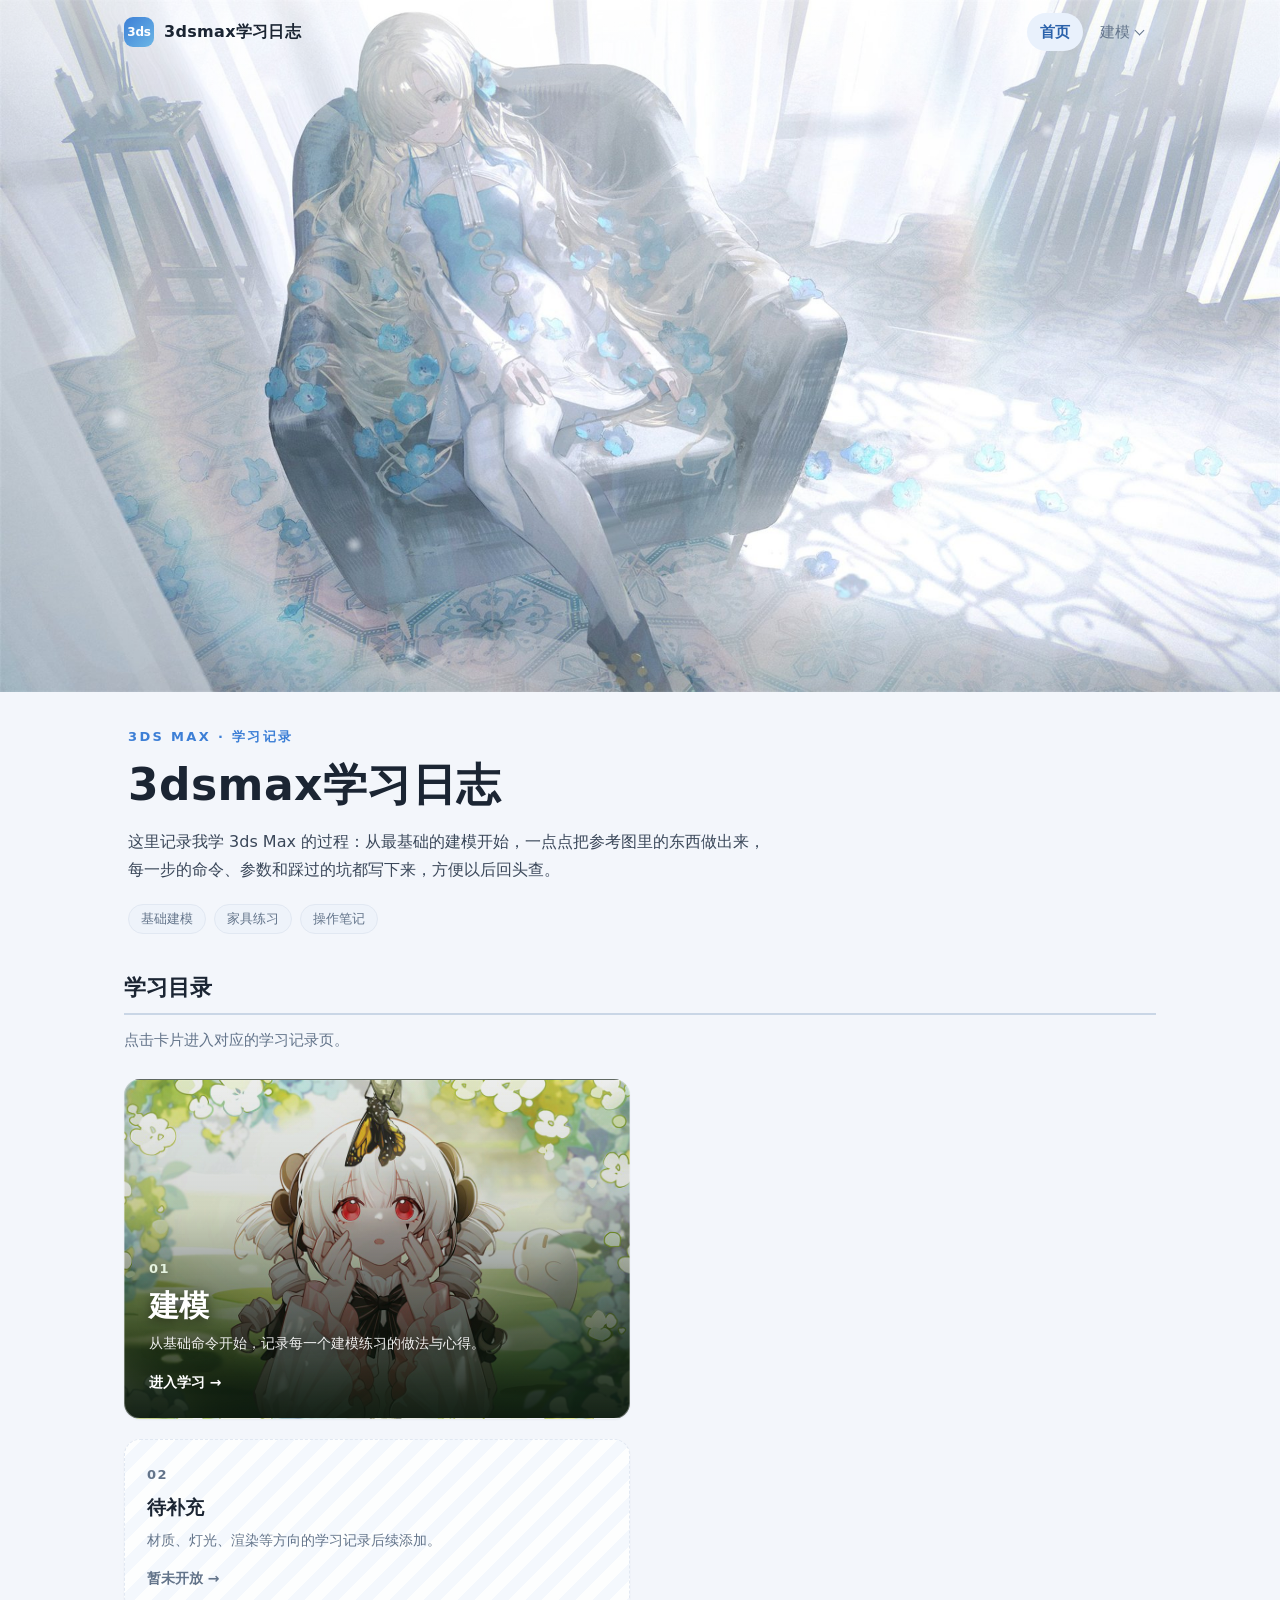
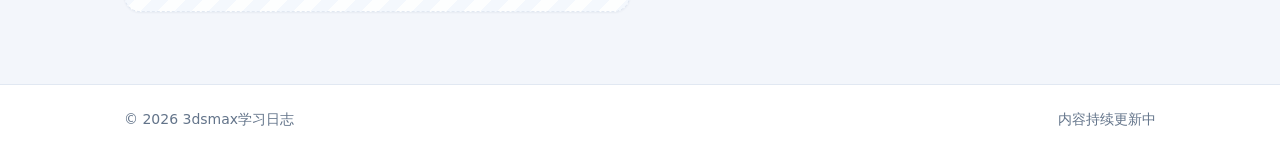
<file: index.html>
<!DOCTYPE html>
<html lang="zh-CN">
<head>
  <meta charset="UTF-8">
  <meta name="viewport" content="width=device-width, initial-scale=1">
  <title>3dsmax学习日志</title>
  <meta name="description" content="3ds Max 学习日志：记录建模、材质、灯光与渲染的练习过程。">
  <link rel="stylesheet" href="assets/css/style.css?v=20261029-nav2">
</head>
<body class="page-home">
  <a class="skip-link" href="#main">跳转到主要内容</a>

  <header class="site-header">
    <div class="wrap site-header__inner">
      <a class="brand" href="index.html">
        <span class="brand__mark" aria-hidden="true">3ds</span>
        <span class="brand__name">3dsmax学习日志</span>
      </a>
      <nav class="site-nav" aria-label="站点导航">
        <a href="index.html" aria-current="page">首页</a>
        <div class="site-nav__dropdown">
          <a class="site-nav__parent" href="modeling.html" aria-haspopup="true">建模</a>
          <div class="site-nav__submenu">
            <a href="sofa.html">沙发</a>
            <a href="bookshelf.html">书柜</a>
            <a href="phone.html">手机</a>
            <a href="computer.html">电脑</a>
          </div>
        </div>
      </nav>
    </div>
  </header>

  <main id="main">
    <!-- 展示图片：放在主页最上方 -->
    <section class="hero">
      <figure class="hero__banner">
        <img src="assets/img/hero-sofa.jpg"
             alt="3ds Max 练习参考图：一个人物坐在沙发椅上的室内场景"
             width="1920" height="1038">
      </figure>

      <div class="wrap">
        <div class="hero__head">
          <p class="hero__eyebrow">3ds Max · 学习记录</p>
          <h1 class="hero__title">3dsmax学习日志</h1>
          <p class="hero__lead">
            这里记录我学 3ds Max 的过程：从最基础的建模开始，一点点把参考图里的东西做出来，
            每一步的命令、参数和踩过的坑都写下来，方便以后回头查。
          </p>
          <ul class="tag-list">
            <li>基础建模</li>
            <li>家具练习</li>
            <li>操作笔记</li>
          </ul>
        </div>
      </div>
    </section>

    <!-- 卡片入口 -->
    <section class="cards" aria-labelledby="cards-title">
      <div class="wrap">
        <h2 class="section-title" id="cards-title">学习目录</h2>
        <p class="section-desc">点击卡片进入对应的学习记录页。</p>

        <div class="card-grid card-grid--stacked">
          <a class="card card--feature" href="modeling.html">
            <span class="card__index">01</span>
            <h3 class="card__title">建模</h3>
            <p class="card__desc">从基础命令开始，记录每一个建模练习的做法与心得。</p>
            <span class="card__more">进入学习</span>
          </a>

          <!-- TODO: 后面新增学习方向时，复制这张卡片改标题、简介和 href -->
          <div class="card card--todo" aria-disabled="true">
            <span class="card__index">02</span>
            <h3 class="card__title">待补充</h3>
            <p class="card__desc">材质、灯光、渲染等方向的学习记录后续添加。</p>
            <span class="card__more">暂未开放</span>
          </div>
        </div>
      </div>
    </section>
  </main>

  <footer class="site-footer">
    <div class="wrap site-footer__inner">
      <span>© 2026 3dsmax学习日志</span>
      <span class="site-footer__note">内容持续更新中</span>
    </div>
  </footer>

  <script>
    // 顶部导航叠在展示图片上方：把实际高度交给 CSS，滚动后再换成实底，避免挡到正文。
    (function () {
      var header = document.querySelector('.site-header');
      if (!header) return;

      function sync() {
        document.documentElement.style.setProperty('--header-h', header.offsetHeight + 'px');
        header.classList.toggle('is-solid', window.scrollY > 40);
      }

      sync();
      window.addEventListener('scroll', sync, { passive: true });
      window.addEventListener('resize', sync);
    })();
  </script>
</body>
</html>
</file>
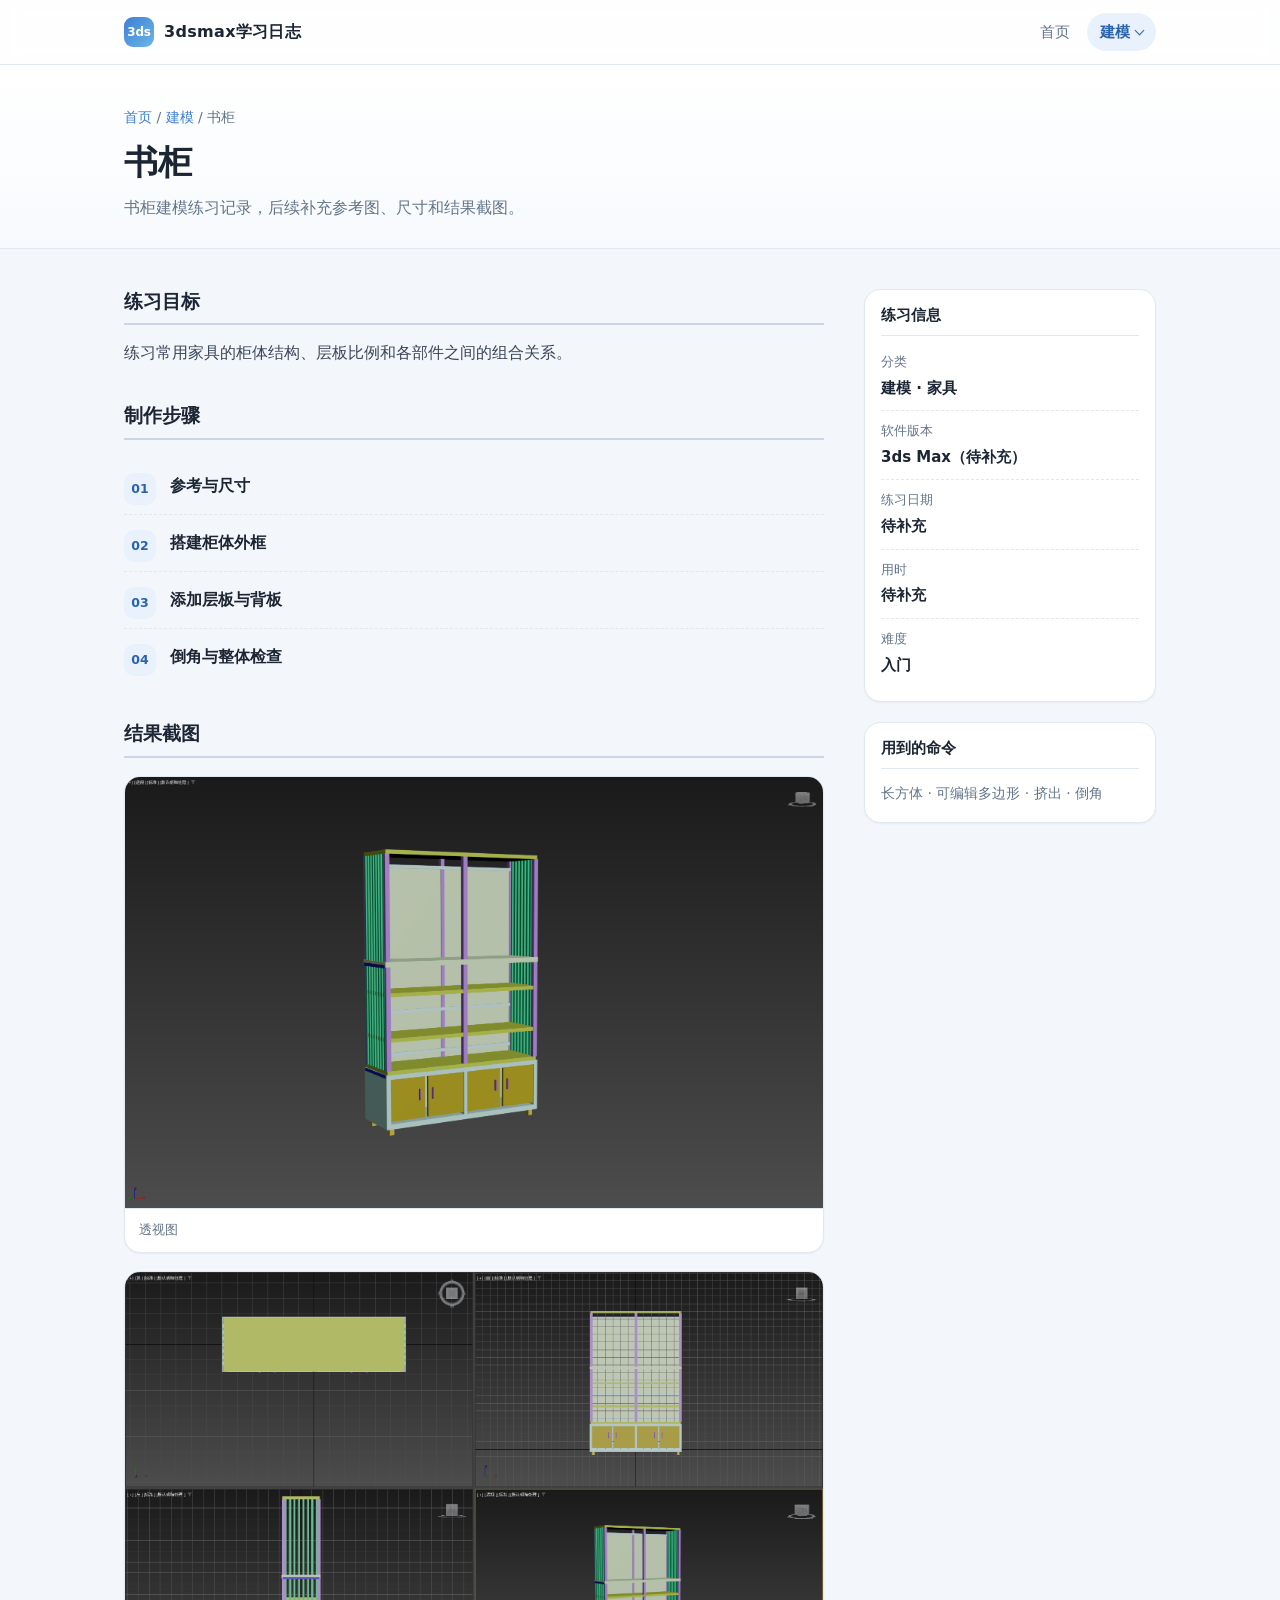
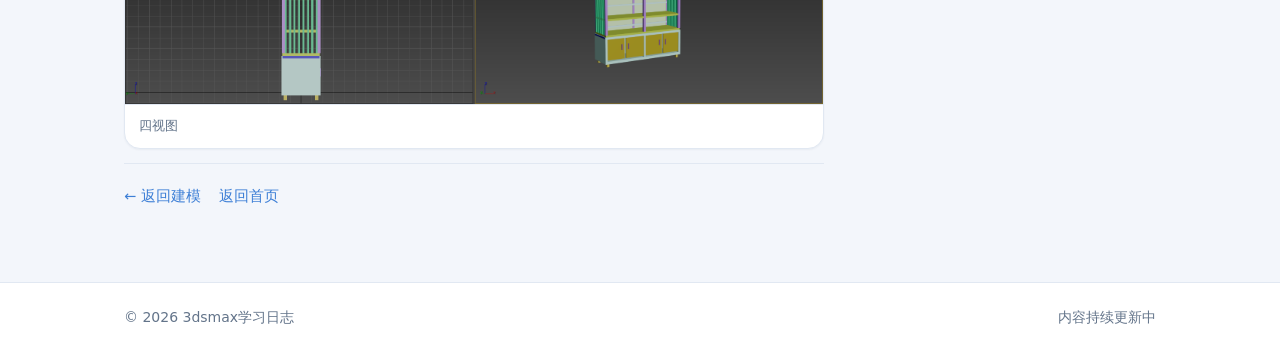
<file: bookshelf.html>
<!DOCTYPE html>
<html lang="zh-CN">
<head>
  <meta charset="UTF-8">
  <meta name="viewport" content="width=device-width, initial-scale=1">
  <title>书柜 · 建模 · 3dsmax学习日志</title>
  <meta name="description" content="3ds Max 书柜建模练习记录：结构、步骤与结果截图。">
  <link rel="stylesheet" href="assets/css/style.css?v=20261029-nav2">
</head>
<body>
  <a class="skip-link" href="#main">跳转到主要内容</a>

  <header class="site-header">
    <div class="wrap site-header__inner">
      <a class="brand" href="index.html">
        <span class="brand__mark" aria-hidden="true">3ds</span>
        <span class="brand__name">3dsmax学习日志</span>
      </a>
      <nav class="site-nav" aria-label="站点导航">
        <a href="index.html">首页</a>
        <div class="site-nav__dropdown is-current">
          <a class="site-nav__parent" href="modeling.html" aria-haspopup="true">建模</a>
          <div class="site-nav__submenu">
            <a href="sofa.html">沙发</a>
            <a href="bookshelf.html" aria-current="page">书柜</a>
            <a href="phone.html">手机</a>
            <a href="computer.html">电脑</a>
          </div>
        </div>
      </nav>
    </div>
  </header>

  <main id="main">
    <div class="page-head">
      <div class="wrap">
        <p class="breadcrumb"><a href="index.html">首页</a> / <a href="modeling.html">建模</a> / 书柜</p>
        <h1 class="page-title">书柜</h1>
        <p class="page-lead">书柜建模练习记录，后续补充参考图、尺寸和结果截图。</p>
      </div>
    </div>

    <div class="page-body">
      <div class="wrap">
        <div class="log">
          <div class="log__main">
            <section>
              <h2 class="section-title">练习目标</h2>
              <p>练习常用家具的柜体结构、层板比例和各部件之间的组合关系。</p>
            </section>

            <section>
              <h2 class="section-title">制作步骤</h2>
              <ol class="step-list">
                <li><strong>参考与尺寸</strong></li>
                <li><strong>搭建柜体外框</strong></li>
                <li><strong>添加层板与背板</strong></li>
                <li><strong>倒角与整体检查</strong></li>
              </ol>
            </section>

            <section>
              <h2 class="section-title">结果截图</h2>
              <div class="shot-gallery">
                <figure class="shot">
                  <img src="assets/img/bookshelf-result-perspective.png"
                       alt="书柜建模完成后的透视图"
                       width="1848" height="1143" loading="lazy">
                  <figcaption>透视图</figcaption>
                </figure>
                <figure class="shot">
                  <img src="assets/img/bookshelf-result-views.png"
                       alt="书柜模型在顶视图、前视图、左视图和透视图中的结果截图"
                       width="1852" height="1147" loading="lazy">
                  <figcaption>四视图</figcaption>
                </figure>
              </div>
            </section>

            <p class="back-link">
              <a href="modeling.html">← 返回建模</a>
              <a href="index.html">返回首页</a>
            </p>
          </div>

          <aside class="log__side">
            <div class="side-card">
              <h2 class="side-card__title">练习信息</h2>
              <dl class="side-card__list">
                <div><dt>分类</dt><dd>建模 · 家具</dd></div>
                <div><dt>软件版本</dt><dd>3ds Max（待补充）</dd></div>
                <div><dt>练习日期</dt><dd>待补充</dd></div>
                <div><dt>用时</dt><dd>待补充</dd></div>
                <div><dt>难度</dt><dd>入门</dd></div>
              </dl>
            </div>

            <div class="side-card">
              <h2 class="side-card__title">用到的命令</h2>
              <p class="side-card__body">长方体 · 可编辑多边形 · 挤出 · 倒角</p>
            </div>
          </aside>
        </div>
      </div>
    </div>
  </main>

  <footer class="site-footer">
    <div class="wrap site-footer__inner">
      <span>© 2026 3dsmax学习日志</span>
      <span class="site-footer__note">内容持续更新中</span>
    </div>
  </footer>
</body>
</html>
</file>
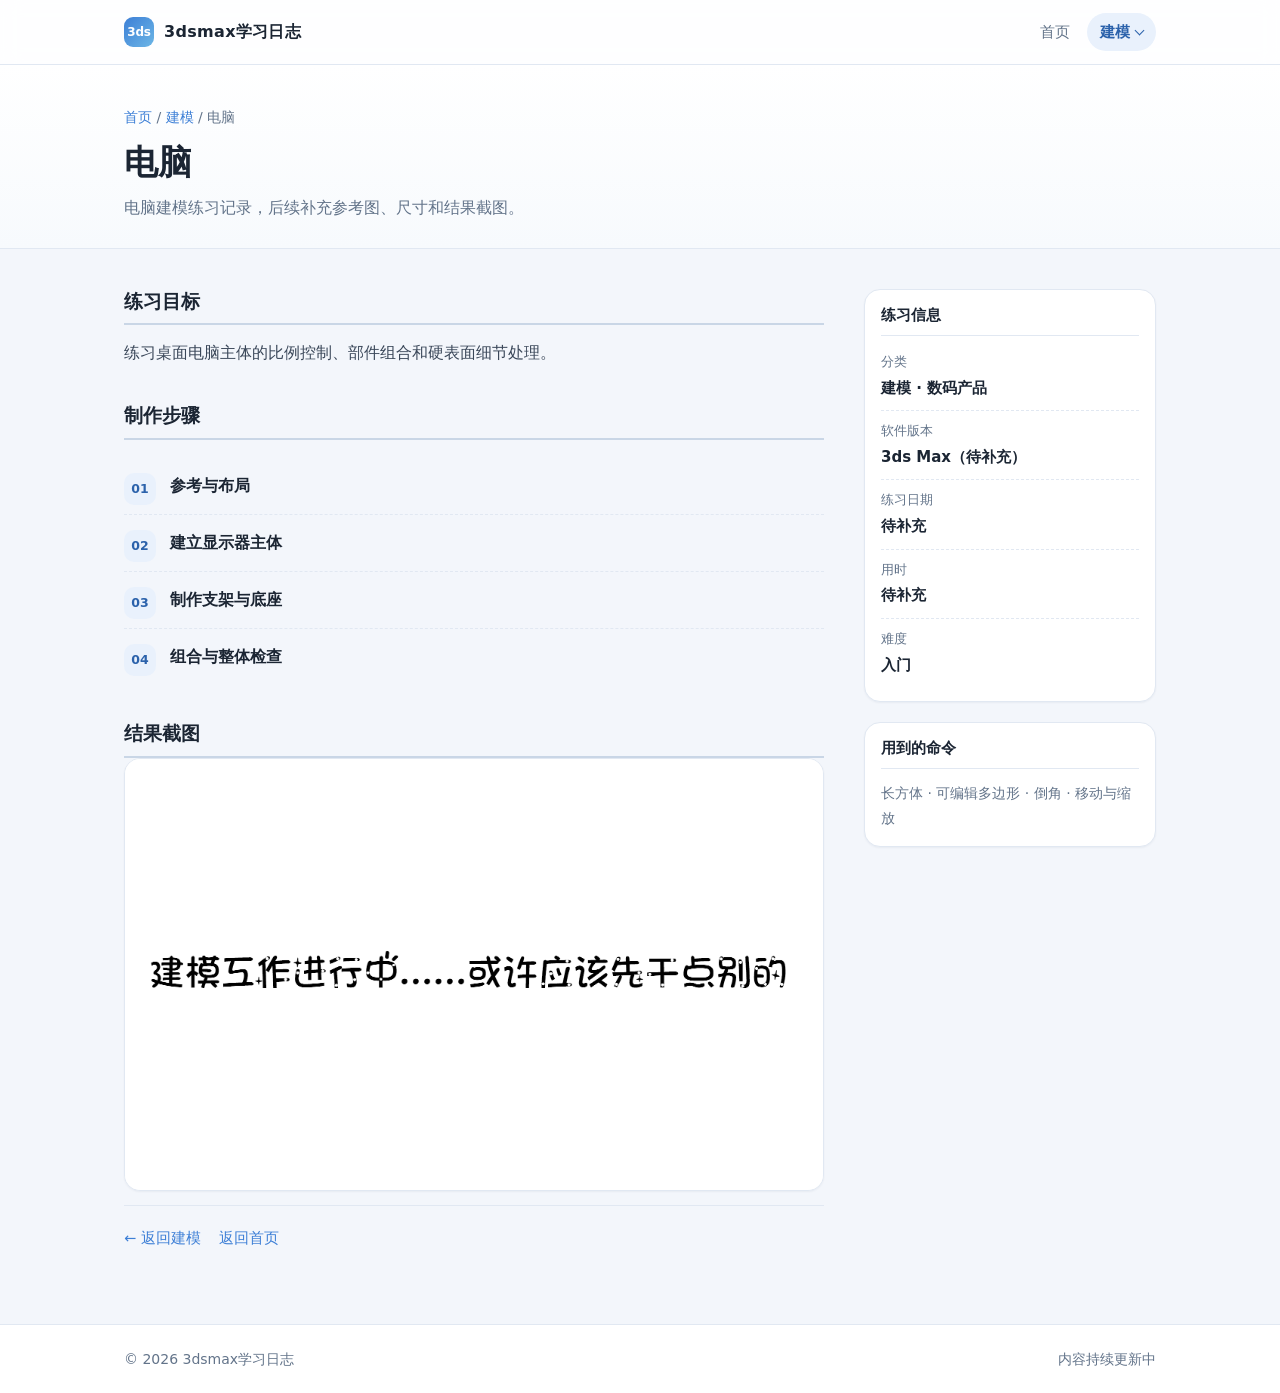
<file: computer.html>
<!DOCTYPE html>
<html lang="zh-CN">
<head>
  <meta charset="UTF-8">
  <meta name="viewport" content="width=device-width, initial-scale=1">
  <title>电脑 · 建模 · 3dsmax学习日志</title>
  <meta name="description" content="3ds Max 电脑建模练习记录：结构、步骤与结果截图。">
  <link rel="stylesheet" href="assets/css/style.css?v=20261029-nav2">
</head>
<body>
  <a class="skip-link" href="#main">跳转到主要内容</a>

  <header class="site-header">
    <div class="wrap site-header__inner">
      <a class="brand" href="index.html">
        <span class="brand__mark" aria-hidden="true">3ds</span>
        <span class="brand__name">3dsmax学习日志</span>
      </a>
      <nav class="site-nav" aria-label="站点导航">
        <a href="index.html">首页</a>
        <div class="site-nav__dropdown is-current">
          <a class="site-nav__parent" href="modeling.html" aria-haspopup="true">建模</a>
          <div class="site-nav__submenu">
            <a href="sofa.html">沙发</a>
            <a href="bookshelf.html">书柜</a>
            <a href="phone.html">手机</a>
            <a href="computer.html" aria-current="page">电脑</a>
          </div>
        </div>
      </nav>
    </div>
  </header>

  <main id="main">
    <div class="page-head">
      <div class="wrap">
        <p class="breadcrumb"><a href="index.html">首页</a> / <a href="modeling.html">建模</a> / 电脑</p>
        <h1 class="page-title">电脑</h1>
        <p class="page-lead">电脑建模练习记录，后续补充参考图、尺寸和结果截图。</p>
      </div>
    </div>

    <div class="page-body">
      <div class="wrap">
        <div class="log">
          <div class="log__main">
            <section>
              <h2 class="section-title">练习目标</h2>
              <p>练习桌面电脑主体的比例控制、部件组合和硬表面细节处理。</p>
            </section>

            <section>
              <h2 class="section-title">制作步骤</h2>
              <ol class="step-list">
                <li><strong>参考与布局</strong></li>
                <li><strong>建立显示器主体</strong></li>
                <li><strong>制作支架与底座</strong></li>
                <li><strong>组合与整体检查</strong></li>
              </ol>
            </section>

            <section>
              <h2 class="section-title">结果截图</h2>
              <figure class="shot">
                <img src="assets/img/modeling-progress.png"
                     alt="建模工作进行中......或许应该先干点别的"
                     width="1848" height="1143" loading="lazy">
              </figure>
            </section>

            <p class="back-link">
              <a href="modeling.html">← 返回建模</a>
              <a href="index.html">返回首页</a>
            </p>
          </div>

          <aside class="log__side">
            <div class="side-card">
              <h2 class="side-card__title">练习信息</h2>
              <dl class="side-card__list">
                <div><dt>分类</dt><dd>建模 · 数码产品</dd></div>
                <div><dt>软件版本</dt><dd>3ds Max（待补充）</dd></div>
                <div><dt>练习日期</dt><dd>待补充</dd></div>
                <div><dt>用时</dt><dd>待补充</dd></div>
                <div><dt>难度</dt><dd>入门</dd></div>
              </dl>
            </div>

            <div class="side-card">
              <h2 class="side-card__title">用到的命令</h2>
              <p class="side-card__body">长方体 · 可编辑多边形 · 倒角 · 移动与缩放</p>
            </div>
          </aside>
        </div>
      </div>
    </div>
  </main>

  <footer class="site-footer">
    <div class="wrap site-footer__inner">
      <span>© 2026 3dsmax学习日志</span>
      <span class="site-footer__note">内容持续更新中</span>
    </div>
  </footer>
</body>
</html>
</file>
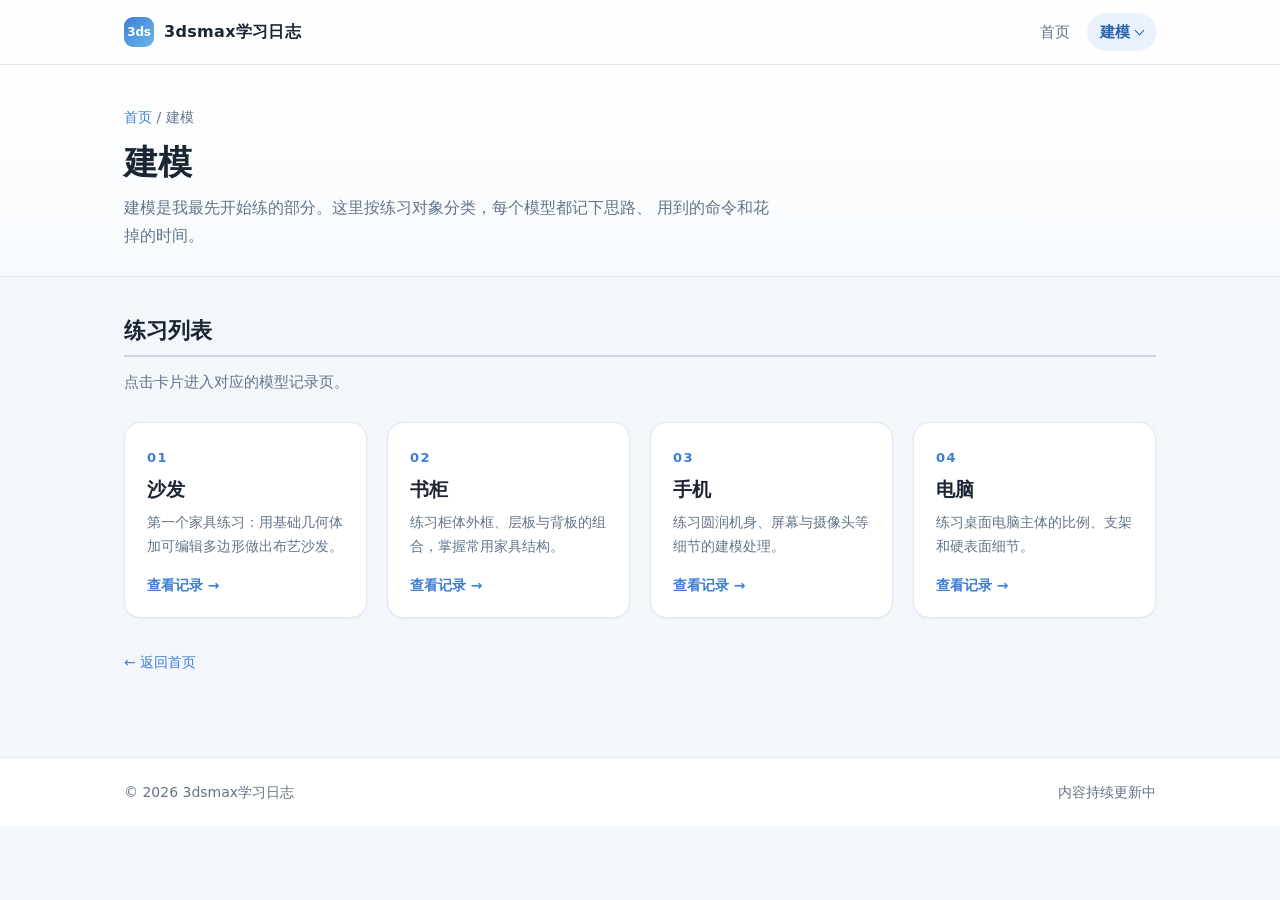
<file: modeling.html>
<!DOCTYPE html>
<html lang="zh-CN">
<head>
  <meta charset="UTF-8">
  <meta name="viewport" content="width=device-width, initial-scale=1">
  <title>建模 · 3dsmax学习日志</title>
  <meta name="description" content="3ds Max 建模学习记录：从基础命令到具体模型练习。">
  <link rel="stylesheet" href="assets/css/style.css?v=20261029-nav2">
</head>
<body>
  <a class="skip-link" href="#main">跳转到主要内容</a>

  <header class="site-header">
    <div class="wrap site-header__inner">
      <a class="brand" href="index.html">
        <span class="brand__mark" aria-hidden="true">3ds</span>
        <span class="brand__name">3dsmax学习日志</span>
      </a>
      <nav class="site-nav" aria-label="站点导航">
        <a href="index.html">首页</a>
        <div class="site-nav__dropdown is-current">
          <a class="site-nav__parent" href="modeling.html" aria-current="page" aria-haspopup="true">建模</a>
          <div class="site-nav__submenu">
            <a href="sofa.html">沙发</a>
            <a href="bookshelf.html">书柜</a>
            <a href="phone.html">手机</a>
            <a href="computer.html">电脑</a>
          </div>
        </div>
      </nav>
    </div>
  </header>

  <main id="main">
    <div class="page-head">
      <div class="wrap">
        <p class="breadcrumb"><a href="index.html">首页</a> / 建模</p>
        <h1 class="page-title">建模</h1>
        <p class="page-lead">
          建模是我最先开始练的部分。这里按练习对象分类，每个模型都记下思路、
          用到的命令和花掉的时间。
        </p>
      </div>
    </div>

    <div class="page-body">
      <div class="wrap">
        <h2 class="section-title">练习列表</h2>
        <p class="section-desc">点击卡片进入对应的模型记录页。</p>

        <div class="card-grid">
          <a class="card" href="sofa.html">
            <span class="card__index">01</span>
            <h3 class="card__title">沙发</h3>
            <p class="card__desc">第一个家具练习：用基础几何体加可编辑多边形做出布艺沙发。</p>
            <span class="card__more">查看记录</span>
          </a>

          <a class="card" href="bookshelf.html">
            <span class="card__index">02</span>
            <h3 class="card__title">书柜</h3>
            <p class="card__desc">练习柜体外框、层板与背板的组合，掌握常用家具结构。</p>
            <span class="card__more">查看记录</span>
          </a>

          <a class="card" href="phone.html">
            <span class="card__index">03</span>
            <h3 class="card__title">手机</h3>
            <p class="card__desc">练习圆润机身、屏幕与摄像头等细节的建模处理。</p>
            <span class="card__more">查看记录</span>
          </a>

          <a class="card" href="computer.html">
            <span class="card__index">04</span>
            <h3 class="card__title">电脑</h3>
            <p class="card__desc">练习桌面电脑主体的比例、支架和硬表面细节。</p>
            <span class="card__more">查看记录</span>
          </a>
        </div>

        <p class="breadcrumb" style="margin-top:32px"><a href="index.html">← 返回首页</a></p>
      </div>
    </div>
  </main>

  <footer class="site-footer">
    <div class="wrap site-footer__inner">
      <span>© 2026 3dsmax学习日志</span>
      <span class="site-footer__note">内容持续更新中</span>
    </div>
  </footer>
</body>
</html>
</file>
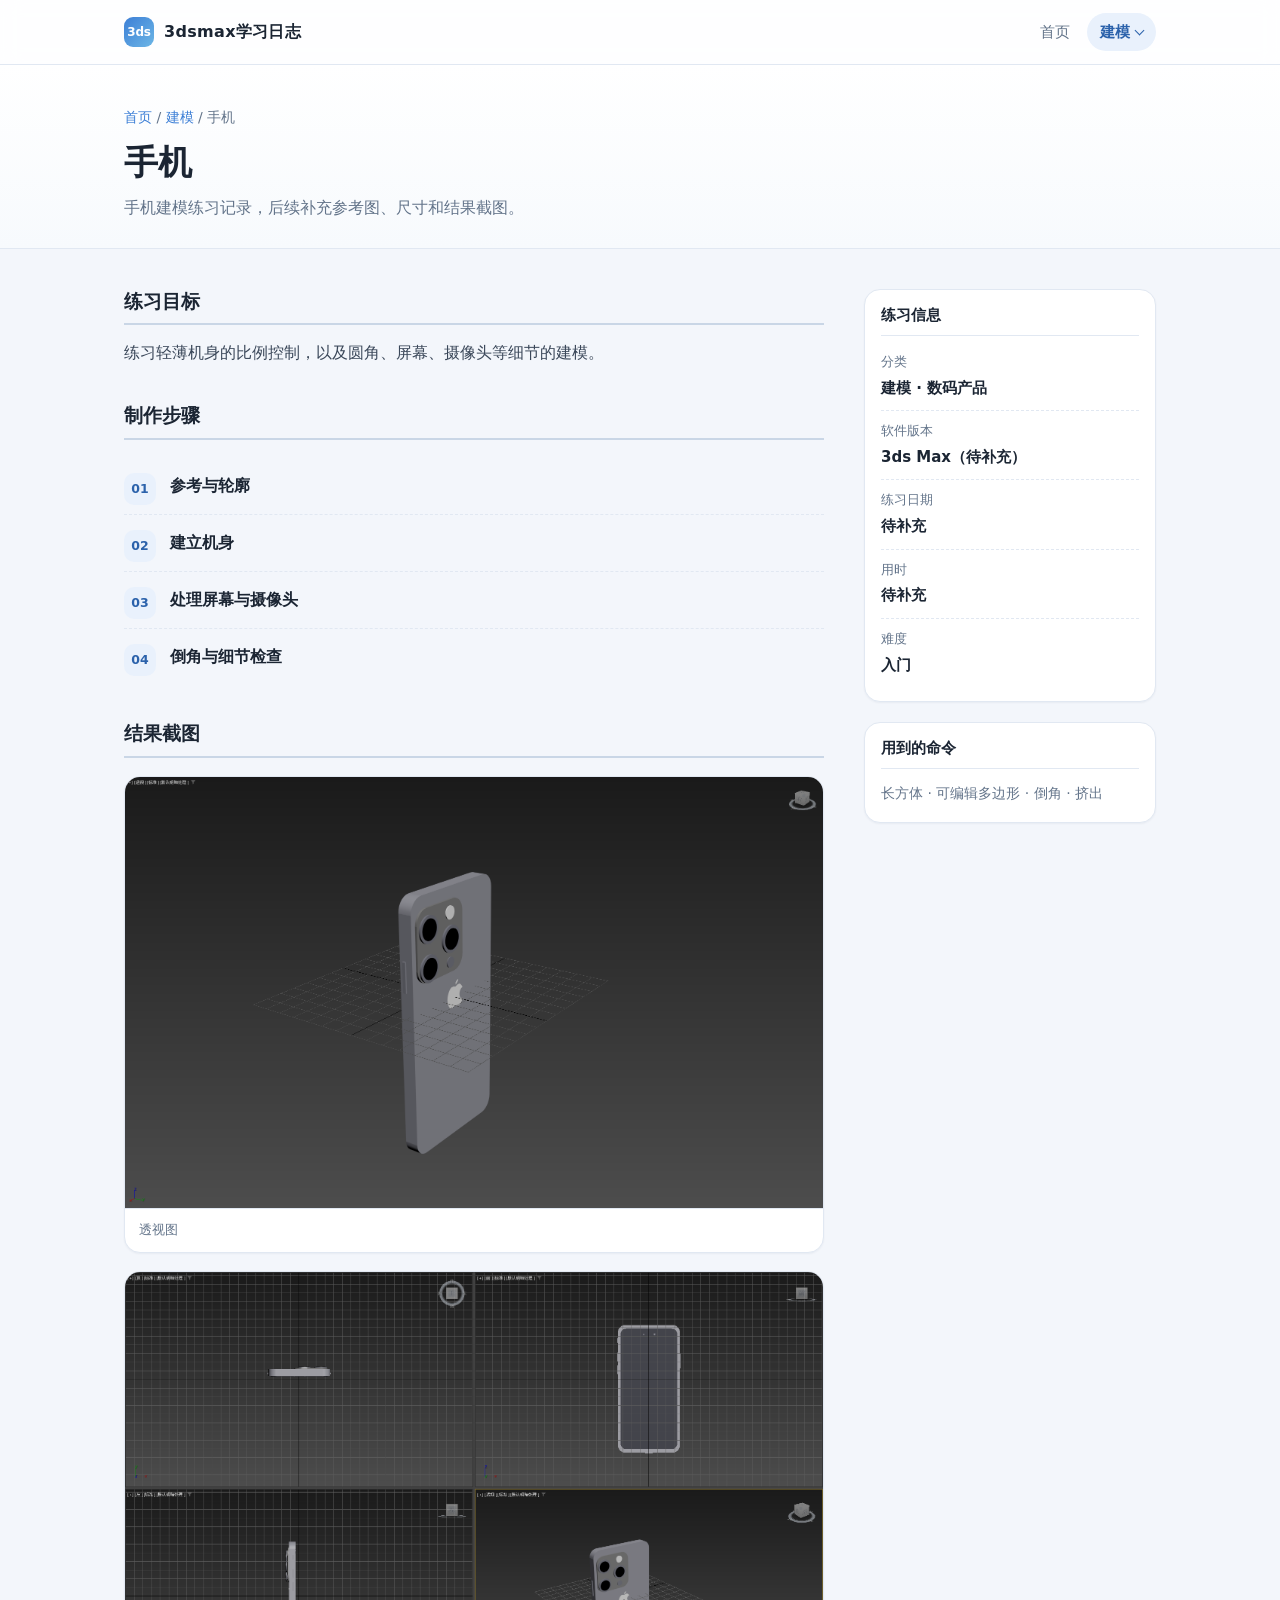
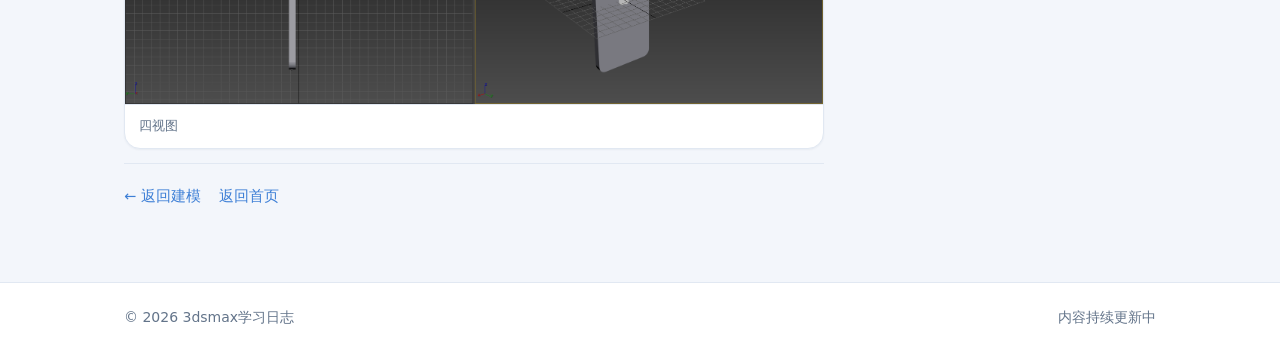
<file: phone.html>
<!DOCTYPE html>
<html lang="zh-CN">
<head>
  <meta charset="UTF-8">
  <meta name="viewport" content="width=device-width, initial-scale=1">
  <title>手机 · 建模 · 3dsmax学习日志</title>
  <meta name="description" content="3ds Max 手机建模练习记录：结构、步骤与结果截图。">
  <link rel="stylesheet" href="assets/css/style.css?v=20261029-nav2">
</head>
<body>
  <a class="skip-link" href="#main">跳转到主要内容</a>

  <header class="site-header">
    <div class="wrap site-header__inner">
      <a class="brand" href="index.html">
        <span class="brand__mark" aria-hidden="true">3ds</span>
        <span class="brand__name">3dsmax学习日志</span>
      </a>
      <nav class="site-nav" aria-label="站点导航">
        <a href="index.html">首页</a>
        <div class="site-nav__dropdown is-current">
          <a class="site-nav__parent" href="modeling.html" aria-haspopup="true">建模</a>
          <div class="site-nav__submenu">
            <a href="sofa.html">沙发</a>
            <a href="bookshelf.html">书柜</a>
            <a href="phone.html" aria-current="page">手机</a>
            <a href="computer.html">电脑</a>
          </div>
        </div>
      </nav>
    </div>
  </header>

  <main id="main">
    <div class="page-head">
      <div class="wrap">
        <p class="breadcrumb"><a href="index.html">首页</a> / <a href="modeling.html">建模</a> / 手机</p>
        <h1 class="page-title">手机</h1>
        <p class="page-lead">手机建模练习记录，后续补充参考图、尺寸和结果截图。</p>
      </div>
    </div>

    <div class="page-body">
      <div class="wrap">
        <div class="log">
          <div class="log__main">
            <section>
              <h2 class="section-title">练习目标</h2>
              <p>练习轻薄机身的比例控制，以及圆角、屏幕、摄像头等细节的建模。</p>
            </section>

            <section>
              <h2 class="section-title">制作步骤</h2>
              <ol class="step-list">
                <li><strong>参考与轮廓</strong></li>
                <li><strong>建立机身</strong></li>
                <li><strong>处理屏幕与摄像头</strong></li>
                <li><strong>倒角与细节检查</strong></li>
              </ol>
            </section>

            <section>
              <h2 class="section-title">结果截图</h2>
              <div class="shot-gallery">
                <figure class="shot">
                  <img src="assets/img/phone-result-perspective.png"
                       alt="手机建模完成后的透视图"
                       width="1848" height="1143" loading="lazy">
                  <figcaption>透视图</figcaption>
                </figure>
                <figure class="shot">
                  <img src="assets/img/phone-result-views.png"
                       alt="手机模型在顶视图、前视图、左视图和透视图中的结果截图"
                       width="1852" height="1147" loading="lazy">
                  <figcaption>四视图</figcaption>
                </figure>
              </div>
            </section>

            <p class="back-link">
              <a href="modeling.html">← 返回建模</a>
              <a href="index.html">返回首页</a>
            </p>
          </div>

          <aside class="log__side">
            <div class="side-card">
              <h2 class="side-card__title">练习信息</h2>
              <dl class="side-card__list">
                <div><dt>分类</dt><dd>建模 · 数码产品</dd></div>
                <div><dt>软件版本</dt><dd>3ds Max（待补充）</dd></div>
                <div><dt>练习日期</dt><dd>待补充</dd></div>
                <div><dt>用时</dt><dd>待补充</dd></div>
                <div><dt>难度</dt><dd>入门</dd></div>
              </dl>
            </div>

            <div class="side-card">
              <h2 class="side-card__title">用到的命令</h2>
              <p class="side-card__body">长方体 · 可编辑多边形 · 倒角 · 挤出</p>
            </div>
          </aside>
        </div>
      </div>
    </div>
  </main>

  <footer class="site-footer">
    <div class="wrap site-footer__inner">
      <span>© 2026 3dsmax学习日志</span>
      <span class="site-footer__note">内容持续更新中</span>
    </div>
  </footer>
</body>
</html>
</file>
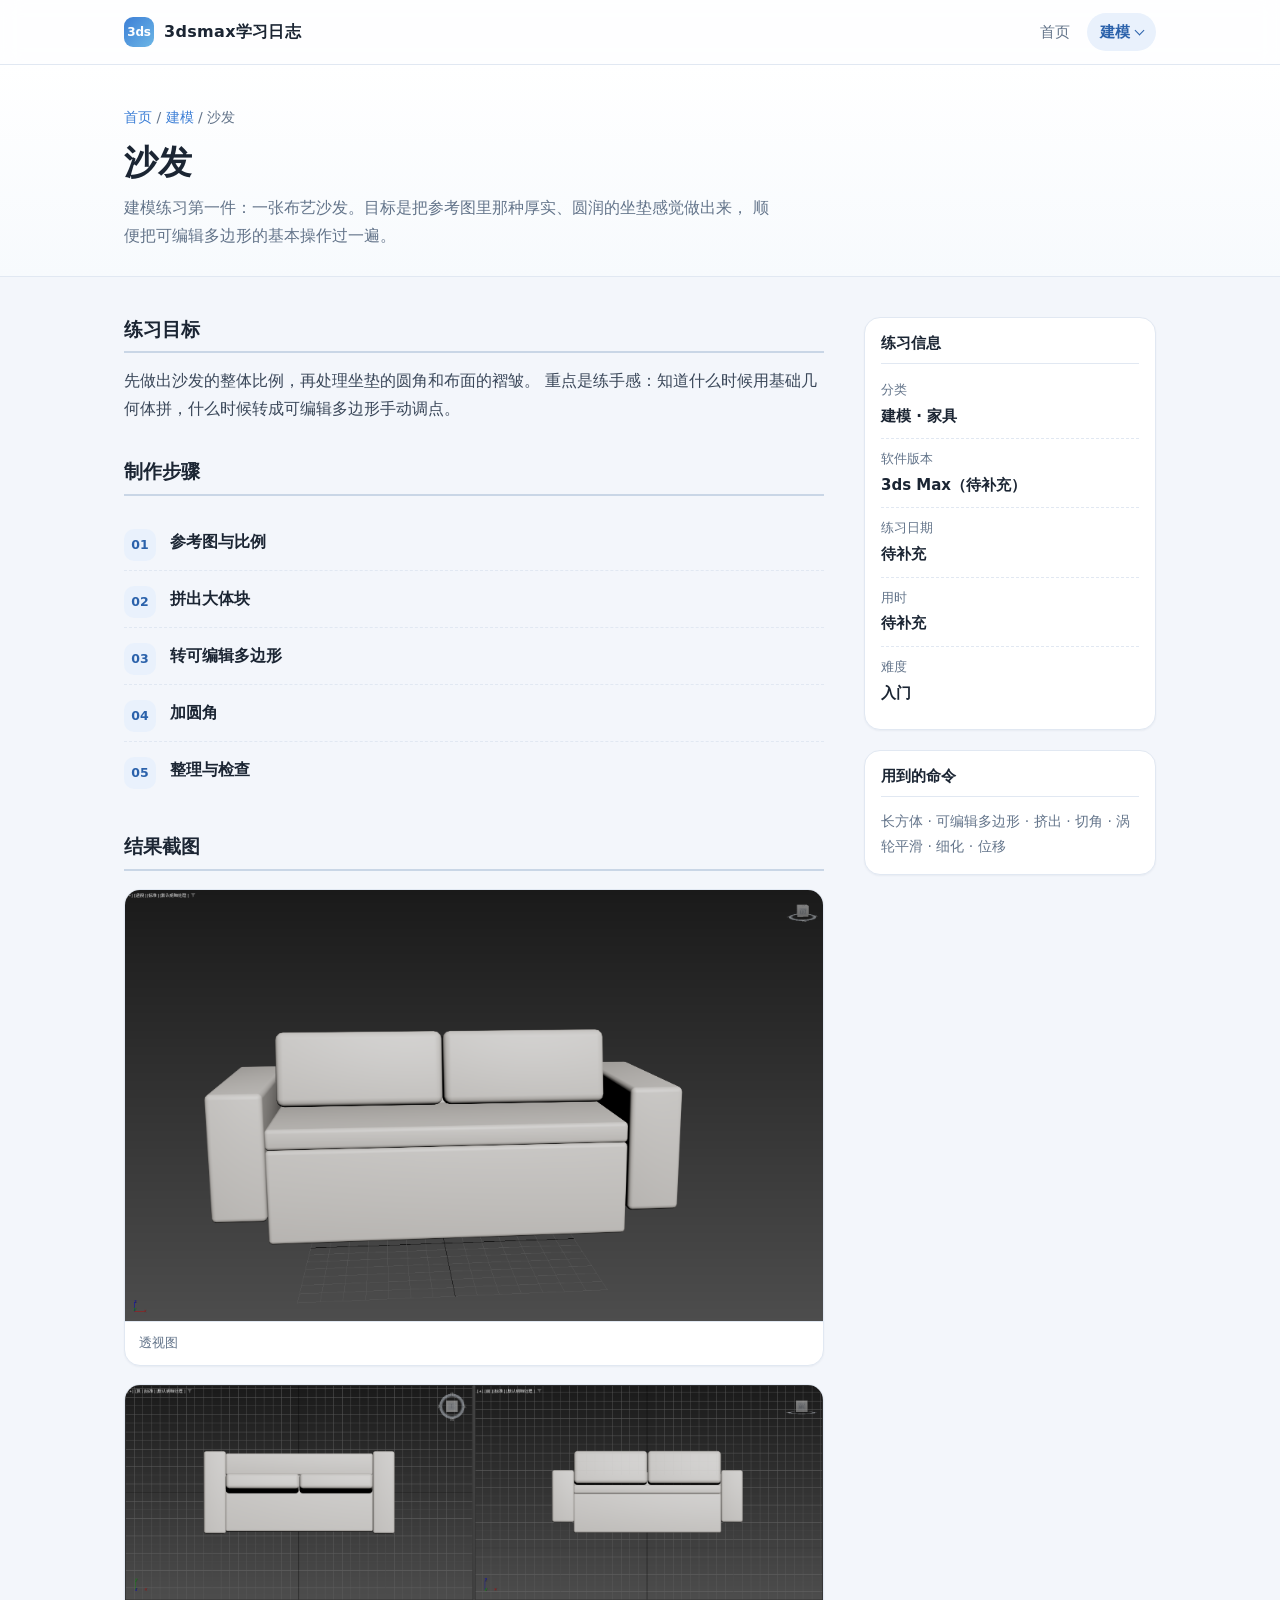
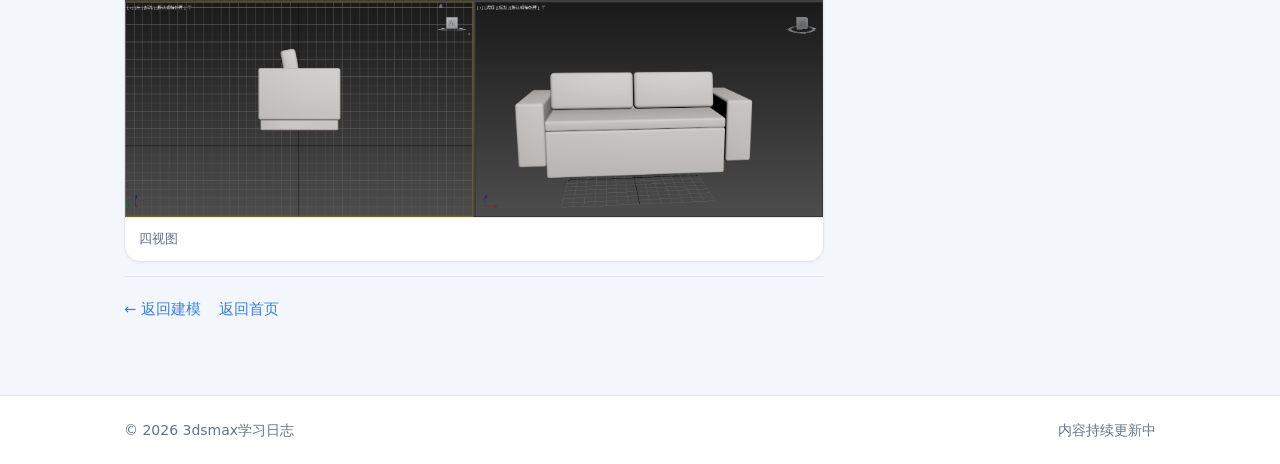
<file: sofa.html>
<!DOCTYPE html>
<html lang="zh-CN">
<head>
  <meta charset="UTF-8">
  <meta name="viewport" content="width=device-width, initial-scale=1">
  <title>沙发 · 建模 · 3dsmax学习日志</title>
  <meta name="description" content="3ds Max 沙发建模练习记录：思路、步骤与参数笔记。">
  <link rel="stylesheet" href="assets/css/style.css?v=20261029-nav2">
</head>
<body>
  <a class="skip-link" href="#main">跳转到主要内容</a>

  <header class="site-header">
    <div class="wrap site-header__inner">
      <a class="brand" href="index.html">
        <span class="brand__mark" aria-hidden="true">3ds</span>
        <span class="brand__name">3dsmax学习日志</span>
      </a>
      <nav class="site-nav" aria-label="站点导航">
        <a href="index.html">首页</a>
        <div class="site-nav__dropdown is-current">
          <a class="site-nav__parent" href="modeling.html" aria-haspopup="true">建模</a>
          <div class="site-nav__submenu">
            <a href="sofa.html" aria-current="page">沙发</a>
            <a href="bookshelf.html">书柜</a>
            <a href="phone.html">手机</a>
            <a href="computer.html">电脑</a>
          </div>
        </div>
      </nav>
    </div>
  </header>

  <main id="main">
    <div class="page-head">
      <div class="wrap">
        <p class="breadcrumb"><a href="index.html">首页</a> / <a href="modeling.html">建模</a> / 沙发</p>
        <h1 class="page-title">沙发</h1>
        <p class="page-lead">
          建模练习第一件：一张布艺沙发。目标是把参考图里那种厚实、圆润的坐垫感觉做出来，
          顺便把可编辑多边形的基本操作过一遍。
        </p>
      </div>
    </div>

    <div class="page-body">
      <div class="wrap">
        <div class="log">
          <div class="log__main">
            <section>
              <h2 class="section-title">练习目标</h2>
              <p>
                先做出沙发的整体比例，再处理坐垫的圆角和布面的褶皱。
                重点是练手感：知道什么时候用基础几何体拼，什么时候转成可编辑多边形手动调点。
              </p>
            </section>

            <section>
              <h2 class="section-title">制作步骤</h2>
              <ol class="step-list">
                <li>
                  <strong>参考图与比例</strong>
                </li>
                <li>
                  <strong>拼出大体块</strong>
                </li>
                <li>
                  <strong>转可编辑多边形</strong>
                </li>
                <li>
                  <strong>加圆角</strong>
                </li>
                <li>
                  <strong>整理与检查</strong>
                </li>
              </ol>
            </section>

            <section>
              <h2 class="section-title">结果截图</h2>
              <div class="shot-gallery">
                <figure class="shot">
                  <img src="assets/img/sofa-result-perspective.png"
                       alt="沙发建模完成后的透视图"
                       width="1848" height="1143" loading="lazy">
                  <figcaption>透视图</figcaption>
                </figure>
                <figure class="shot">
                  <img src="assets/img/sofa-result-views.png"
                       alt="沙发模型在顶视图、前视图、左视图和透视图中的结果截图"
                       width="1852" height="1147" loading="lazy">
                  <figcaption>四视图</figcaption>
                </figure>
              </div>
            </section>

            <p class="back-link">
              <a href="modeling.html">← 返回建模</a>
              <a href="index.html">返回首页</a>
            </p>
          </div>

          <aside class="log__side">
            <div class="side-card">
              <h2 class="side-card__title">练习信息</h2>
              <dl class="side-card__list">
                <div>
                  <dt>分类</dt>
                  <dd>建模 · 家具</dd>
                </div>
                <div>
                  <dt>软件版本</dt>
                  <dd>3ds Max（待补充）</dd>
                </div>
                <div>
                  <dt>练习日期</dt>
                  <dd>待补充</dd>
                </div>
                <div>
                  <dt>用时</dt>
                  <dd>待补充</dd>
                </div>
                <div>
                  <dt>难度</dt>
                  <dd>入门</dd>
                </div>
              </dl>
            </div>

            <div class="side-card">
              <h2 class="side-card__title">用到的命令</h2>
              <p class="side-card__body">
                长方体 · 可编辑多边形 · 挤出 · 切角 · 涡轮平滑 · 细化 · 位移
              </p>
            </div>
          </aside>
        </div>
      </div>
    </div>
  </main>

  <footer class="site-footer">
    <div class="wrap site-footer__inner">
      <span>© 2026 3dsmax学习日志</span>
      <span class="site-footer__note">内容持续更新中</span>
    </div>
  </footer>
</body>
</html>
</file>
<file: assets/css/style.css>
/* 3dsmax 学习日志 · 全站样式
   页面：index.html / modeling.html / sofa.html */

:root {
  --bg: #f3f6fb;
  --surface: #ffffff;
  --surface-soft: #f7fafd;
  --border: #e1e8f2;
  --border-strong: #c9d6e6;
  --text: #1b2533;
  --text-soft: #3a4759;
  --muted: #63748a;
  --accent: #3d7fd6;
  --accent-deep: #2b62ab;
  --accent-weak: #e9f1fc;
  --accent-line: #bcd6f5;
  --radius: 16px;
  --shadow: 0 1px 2px rgba(24, 43, 71, .05);
  --shadow-hover: 0 14px 30px rgba(24, 43, 71, .12);
  --wrap: 1080px;
}

* {
  box-sizing: border-box;
}

html {
  scroll-behavior: smooth;
}

body {
  margin: 0;
  background: var(--bg);
  color: var(--text);
  font-family: "Noto Sans SC", "PingFang SC", "Microsoft YaHei", "Hiragino Sans GB", system-ui, sans-serif;
  font-size: 16px;
  line-height: 1.75;
  -webkit-font-smoothing: antialiased;
}

img {
  max-width: 100%;
  display: block;
}

a {
  color: var(--accent);
  text-decoration: none;
}

a:hover {
  text-decoration: underline;
}

h1, h2, h3 {
  margin: 0;
  line-height: 1.3;
  font-weight: 700;
}

.wrap {
  max-width: var(--wrap);
  margin: 0 auto;
  padding: 0 24px;
}

.skip-link {
  position: absolute;
  left: -9999px;
}

.skip-link:focus {
  left: 16px;
  top: 12px;
  z-index: 20;
  padding: 8px 14px;
  background: var(--surface);
  border-radius: 8px;
}

/* ---------- 顶部导航 ---------- */

.site-header {
  position: sticky;
  top: 0;
  z-index: 5;
  background: rgba(255, 255, 255, .9);
  backdrop-filter: blur(10px);
  border-bottom: 1px solid var(--border);
}

.site-header__inner {
  display: flex;
  align-items: center;
  justify-content: space-between;
  gap: 24px;
  min-height: 64px;
  flex-wrap: wrap;
}

.brand {
  display: flex;
  align-items: center;
  gap: 10px;
  color: var(--text);
  font-weight: 700;
}

.brand:hover {
  text-decoration: none;
}

.brand__mark {
  display: grid;
  place-items: center;
  width: 30px;
  height: 30px;
  font-size: 12px;
  font-weight: 700;
  letter-spacing: -.02em;
  color: #fff;
  background: linear-gradient(135deg, var(--accent), #6cb6e6);
  border-radius: 9px;
}

.brand__name {
  letter-spacing: .02em;
}

.site-nav {
  display: flex;
  align-items: center;
  gap: 4px;
  flex-wrap: wrap;
}

.site-nav__dropdown {
  position: relative;
}

.site-nav__dropdown::after {
  content: "";
  position: absolute;
  top: 100%;
  left: 0;
  right: 0;
  height: 10px;
}

.site-nav__parent {
  display: flex;
  align-items: center;
  gap: 6px;
}

.site-nav__parent::after {
  content: "";
  width: 6px;
  height: 6px;
  margin-top: -3px;
  border-right: 1.5px solid currentColor;
  border-bottom: 1.5px solid currentColor;
  transform: rotate(45deg);
  transition: transform .18s ease;
}

.site-nav__dropdown:hover .site-nav__parent::after,
.site-nav__dropdown:focus-within .site-nav__parent::after {
  margin-top: 3px;
  transform: rotate(225deg);
}

.site-nav__submenu {
  position: absolute;
  top: calc(100% + 8px);
  left: 0;
  z-index: 20;
  display: flex;
  width: 148px;
  flex-direction: column;
  align-items: stretch;
  gap: 2px;
  padding: 8px;
  visibility: hidden;
  opacity: 0;
  pointer-events: none;
  background: rgba(255, 255, 255, .98);
  border: 1px solid var(--border);
  border-radius: 12px;
  box-shadow: 0 14px 34px rgba(24, 43, 71, .14);
  transform: translateY(-6px);
  transition: opacity .16s ease, transform .16s ease, visibility .16s ease;
}

.site-nav__dropdown:hover .site-nav__submenu,
.site-nav__dropdown:focus-within .site-nav__submenu {
  visibility: visible;
  opacity: 1;
  pointer-events: auto;
  transform: translateY(0);
}

.site-nav a {
  padding: 6px 13px;
  font-size: 15px;
  color: var(--muted);
  border-radius: 999px;
}

.site-nav a:hover {
  background: var(--accent-weak);
  color: var(--accent);
  text-decoration: none;
}

.site-nav a[aria-current="page"] {
  background: var(--accent-weak);
  color: var(--accent-deep);
  font-weight: 600;
}

.site-nav__dropdown.is-current > .site-nav__parent {
  background: var(--accent-weak);
  color: var(--accent-deep);
  font-weight: 600;
}

.site-nav__submenu a {
  padding: 8px 12px;
  font-size: 14px;
  text-align: left;
  white-space: nowrap;
}

/* ---------- 首页：导航栏融进展示图片上方 ---------- */

.page-home main {
  margin-top: calc(var(--header-h, 64px) * -1);
}

.page-home #main {
  scroll-margin-top: var(--header-h, 64px);
}

.page-home .site-header {
  background: none;
  backdrop-filter: none;
  border-bottom-color: transparent;
  transition: border-color .2s ease, box-shadow .2s ease;
}

.page-home .site-header.is-solid {
  background: rgba(255, 255, 255, .92);
  backdrop-filter: blur(10px);
  border-bottom-color: var(--border);
  box-shadow: 0 6px 18px rgba(24, 43, 71, .06);
}

/* ---------- 首页：展示图片（左右与上方通栏） ---------- */

.hero {
  padding: 0;
}

.hero__banner {
  position: relative;
  margin: 0;
  overflow: hidden;
  background: var(--surface);
}

.hero__banner img {
  width: 100%;
  height: auto;
  aspect-ratio: 2550 / 1378;
  max-height: 88vh;
  object-fit: cover;
  object-position: center top;
}

/* 图片顶部一层很轻的白纱：导航压在图上时字看得清，又不留下分界线 */
.page-home .hero__banner::after {
  content: "";
  position: absolute;
  inset: 0 0 auto;
  height: clamp(120px, 18vw, 240px);
  pointer-events: none;
  background: linear-gradient(180deg,
    rgba(255, 255, 255, .5) 0%,
    rgba(255, 255, 255, .34) 22%,
    rgba(255, 255, 255, .2) 40%,
    rgba(255, 255, 255, .11) 56%,
    rgba(255, 255, 255, .05) 72%,
    rgba(255, 255, 255, .015) 86%,
    rgba(255, 255, 255, 0) 100%);
}

.hero__head {
  padding: 34px 4px 0;
}

.hero__eyebrow {
  margin: 0 0 8px;
  font-size: 13px;
  font-weight: 600;
  letter-spacing: .18em;
  color: var(--accent);
  text-transform: uppercase;
}

.hero__title {
  font-size: clamp(28px, 4.4vw, 44px);
  letter-spacing: .01em;
}

.hero__lead {
  max-width: 64ch;
  margin: 14px 0 0;
  color: var(--text-soft);
}

.tag-list {
  display: flex;
  flex-wrap: wrap;
  gap: 8px;
  margin: 20px 0 0;
  padding: 0;
  list-style: none;
}

.tag-list li {
  padding: 3px 12px;
  font-size: 13px;
  color: var(--muted);
  background: #eef3fa;
  border: 1px solid var(--border);
  border-radius: 999px;
}

/* ---------- 卡片入口 ---------- */

.cards {
  padding: 40px 0 72px;
}

.section-title {
  padding-bottom: 10px;
  font-size: 22px;
  border-bottom: 2px solid var(--border-strong);
}

.section-desc {
  margin: 12px 0 26px;
  font-size: 15px;
  color: var(--muted);
}

.card-grid {
  display: grid;
  grid-template-columns: repeat(auto-fill, minmax(min(230px, 100%), 1fr));
  gap: 20px;
}

.card-grid--stacked {
  grid-template-columns: minmax(0, calc(50% - 10px));
  justify-content: start;
}

.card {
  position: relative;
  display: flex;
  flex-direction: column;
  gap: 8px;
  padding: 24px 22px 20px;
  overflow: hidden;
  color: inherit;
  background: var(--surface);
  border: 1px solid var(--border);
  border-radius: var(--radius);
  box-shadow: var(--shadow);
  transition: transform .18s ease, box-shadow .18s ease, border-color .18s ease;
}

.card::before {
  content: "";
  position: absolute;
  inset: 0 0 auto;
  height: 3px;
  background: linear-gradient(90deg, var(--accent), #79bdea);
  transform: scaleX(0);
  transform-origin: left;
  transition: transform .22s ease;
}

.card:hover,
.card:focus-visible {
  transform: translateY(-4px);
  border-color: var(--accent);
  box-shadow: var(--shadow-hover);
  text-decoration: none;
}

.card:hover::before,
.card:focus-visible::before {
  transform: scaleX(1);
}

.card__index {
  font-size: 13px;
  font-weight: 700;
  letter-spacing: .12em;
  color: var(--accent);
}

.card__title {
  font-size: 19px;
}

.card__desc {
  flex: 1;
  margin: 0;
  font-size: 14px;
  color: var(--muted);
}

.card__more {
  margin-top: 6px;
  font-size: 14px;
  font-weight: 600;
  color: var(--accent);
}

.card__more::after {
  content: " →";
}

.card--todo {
  background: repeating-linear-gradient(135deg, #fdfefe, #fdfefe 12px, #f4f8fd 12px, #f4f8fd 24px);
  border-style: dashed;
}

.card--todo .card__index,
.card--todo .card__more {
  color: var(--muted);
}

.card--todo::before {
  display: none;
}

.card--feature {
  justify-content: flex-end;
  min-height: 340px;
  padding: 28px 24px 24px;
  color: #fff;
  background-color: #253b2a;
  background-image:
    linear-gradient(180deg, rgba(15, 30, 20, .08) 0%, rgba(15, 30, 20, .18) 38%, rgba(10, 24, 15, .92) 100%),
    url("../img/modeling-card.jpg");
  background-position: center 34%;
  background-size: cover;
  border-color: rgba(255, 255, 255, .32);
}

.card--feature .card__index {
  color: #e4f2df;
  text-shadow: 0 1px 8px rgba(0, 0, 0, .45);
}

.card--feature .card__title {
  font-size: 30px;
  line-height: 1.15;
  text-shadow: 0 2px 12px rgba(0, 0, 0, .55);
}

.card--feature .card__desc {
  flex: 0;
  max-width: 42ch;
  color: rgba(255, 255, 255, .92);
  text-shadow: 0 1px 8px rgba(0, 0, 0, .5);
}

.card--feature .card__more {
  color: #fff;
}

.card--feature:hover,
.card--feature:focus-visible {
  border-color: rgba(255, 255, 255, .72);
}

/* ---------- 内页页头 ---------- */

.page-head {
  padding: 40px 0 26px;
  background: linear-gradient(180deg, #ffffff, #f7fafd);
  border-bottom: 1px solid var(--border);
}

.breadcrumb {
  margin: 0 0 10px;
  font-size: 14px;
  color: var(--muted);
}

.page-title {
  font-size: clamp(24px, 3.4vw, 34px);
}

.page-lead {
  max-width: 64ch;
  margin: 10px 0 0;
  color: var(--muted);
}

.page-body {
  padding: 40px 0 72px;
}

/* ---------- 日志正文 ---------- */

.log {
  display: grid;
  grid-template-columns: minmax(0, 1fr) 292px;
  gap: 40px;
  align-items: start;
}

.log__main > section + section {
  margin-top: 36px;
}

.log__main .section-title {
  font-size: 19px;
}

.log__main p {
  margin: 14px 0 0;
  color: var(--text-soft);
}

.step-list {
  margin: 18px 0 0;
  padding: 0;
  list-style: none;
  counter-reset: step;
}

.step-list > li {
  position: relative;
  padding: 14px 0 14px 46px;
  border-bottom: 1px dashed var(--border);
}

.step-list > li:last-child {
  border-bottom: 0;
}

.step-list > li::before {
  counter-increment: step;
  content: counter(step, decimal-leading-zero);
  position: absolute;
  left: 0;
  top: 15px;
  display: grid;
  place-items: center;
  width: 32px;
  height: 32px;
  font-size: 12.5px;
  font-weight: 700;
  color: var(--accent-deep);
  background: var(--accent-weak);
  border-radius: 10px;
}

.step-list strong {
  display: block;
}

.step-list span {
  font-size: 14px;
  color: var(--muted);
}

.shot {
  margin: 0;
  overflow: hidden;
  background: var(--surface);
  border: 1px solid var(--border);
  border-radius: var(--radius);
  box-shadow: var(--shadow);
}

.shot img {
  width: 100%;
  height: auto;
}

.shot figcaption {
  padding: 10px 14px;
  font-size: 13px;
  color: var(--muted);
  border-top: 1px solid var(--border);
}

.shot-gallery {
  display: grid;
  gap: 18px;
  margin-top: 18px;
}

.note-table {
  width: 100%;
  margin: 18px 0 0;
  border-collapse: collapse;
  font-size: 14.5px;
  background: var(--surface);
  border: 1px solid var(--border);
  border-radius: var(--radius);
  overflow: hidden;
}

.note-table caption {
  padding-bottom: 10px;
  font-size: 13px;
  color: var(--muted);
  text-align: left;
}

.note-table th,
.note-table td {
  padding: 11px 16px;
  text-align: left;
  border-bottom: 1px solid var(--border);
}

.note-table th {
  width: 34%;
  font-weight: 600;
  color: var(--muted);
  background: var(--surface-soft);
}

.note-table tr:last-child th,
.note-table tr:last-child td {
  border-bottom: 0;
}

.back-link {
  display: flex;
  gap: 18px;
  flex-wrap: wrap;
  margin-top: 44px;
  padding-top: 20px;
  font-size: 14.5px;
  border-top: 1px solid var(--border);
}

/* ---------- 侧栏 ---------- */

.side-card {
  overflow: hidden;
  background: var(--surface);
  border: 1px solid var(--border);
  border-radius: var(--radius);
  box-shadow: var(--shadow);
}

.side-card + .side-card {
  margin-top: 20px;
}

.side-card__title {
  margin: 16px 16px 0;
  padding-bottom: 10px;
  font-size: 15px;
  border-bottom: 1px solid var(--border);
}

.side-card__list {
  margin: 0;
  padding: 6px 16px 14px;
}

.side-card__list > div {
  padding: 9px 0;
  border-bottom: 1px dashed var(--border);
}

.side-card__list > div:last-child {
  border-bottom: 0;
}

.side-card__list dt {
  font-size: 12.5px;
  color: var(--muted);
}

.side-card__list dd {
  margin: 2px 0 0;
  font-size: 15px;
  font-weight: 600;
}

.side-card__body {
  margin: 12px 16px 16px;
  font-size: 14px;
  color: var(--muted);
}

/* ---------- 页脚 ---------- */

.site-footer {
  background: var(--surface);
  border-top: 1px solid var(--border);
}

.site-footer__inner {
  display: flex;
  align-items: center;
  justify-content: space-between;
  gap: 12px;
  flex-wrap: wrap;
  padding-top: 22px;
  padding-bottom: 22px;
  font-size: 14px;
  color: var(--muted);
}

/* ---------- 响应式 ---------- */

@media (max-width: 960px) {
  .log {
    grid-template-columns: minmax(0, 1fr);
    gap: 32px;
  }
}

@media (max-width: 620px) {
  /* 没有脚本时导航会折成两行，用这个高度兜底，图片上方才不会露出空隙 */
  html {
    --header-h: 113px;
  }

  .wrap {
    padding: 0 18px;
  }

  .site-header__inner {
    min-height: 0;
    padding-top: 10px;
    padding-bottom: 10px;
  }

  .hero__banner img {
    min-height: 240px;
  }

  .hero__head {
    padding-top: 26px;
  }

  .note-table th {
    width: 40%;
    padding: 10px 12px;
  }

  .note-table td {
    padding: 10px 12px;
  }
}
</file>
